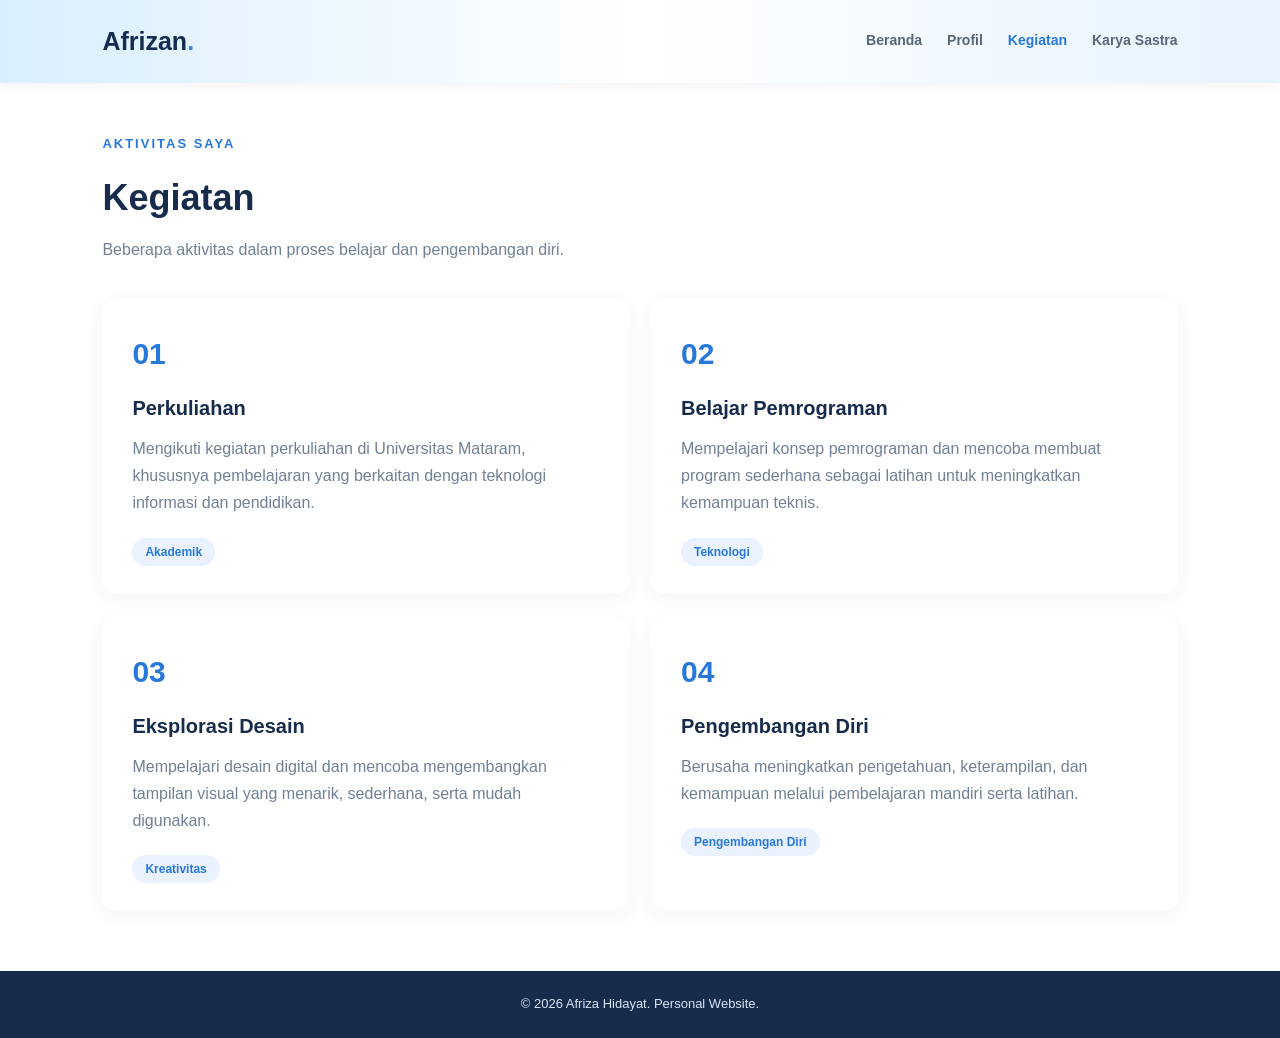
<file: kegiatan.html>
<!DOCTYPE html>
<html lang="id">
<head>
    <meta charset="UTF-8">
    <meta name="viewport" content="width=device-width, initial-scale=1.0">
    <title>Kegiatan | Personal Website</title>
    <link rel="stylesheet" href="style.css">
</head>
<body>

    <header class="navbar">
        <div class="logo">Afrizan<span>.</span></div>

        <nav>
            <a href="index.html">Beranda</a>
            <a href="profil.html">Profil</a>
            <a href="kegiatan.html" class="active">Kegiatan</a>
            <a href="puisi.html">Karya Sastra</a>
        </nav>
    </header>

    <main class="container">
        <section class="page-heading">
            <p class="label">AKTIVITAS SAYA</p>
            <h1>Kegiatan</h1>
            <p>Beberapa aktivitas dalam proses belajar dan pengembangan diri.</p>
        </section>

        <section class="activity-grid">

            <article class="activity-card">
                <div class="activity-number">01</div>
                <h2>Perkuliahan</h2>
                <p>
                    Mengikuti kegiatan perkuliahan di Universitas
                    Mataram, khususnya pembelajaran yang berkaitan
                    dengan teknologi informasi dan pendidikan.
                </p>
                <span class="category">Akademik</span>
            </article>

            <article class="activity-card">
                <div class="activity-number">02</div>
                <h2>Belajar Pemrograman</h2>
                <p>
                    Mempelajari konsep pemrograman dan mencoba
                    membuat program sederhana sebagai latihan
                    untuk meningkatkan kemampuan teknis.
                </p>
                <span class="category">Teknologi</span>
            </article>

            <article class="activity-card">
                <div class="activity-number">03</div>
                <h2>Eksplorasi Desain</h2>
                <p>
                    Mempelajari desain digital dan mencoba
                    mengembangkan tampilan visual yang menarik,
                    sederhana, serta mudah digunakan.
                </p>
                <span class="category">Kreativitas</span>
            </article>

            <article class="activity-card">
                <div class="activity-number">04</div>
                <h2>Pengembangan Diri</h2>
                <p>
                    Berusaha meningkatkan pengetahuan,
                    keterampilan, dan kemampuan melalui
                    pembelajaran mandiri serta latihan.
                </p>
                <span class="category">Pengembangan Diri</span>
            </article>

        </section>
    </main>

    <footer>
        <p>&copy; 2026 Afriza Hidayat. Personal Website.</p>
    </footer>

</body>
</html>
</file>
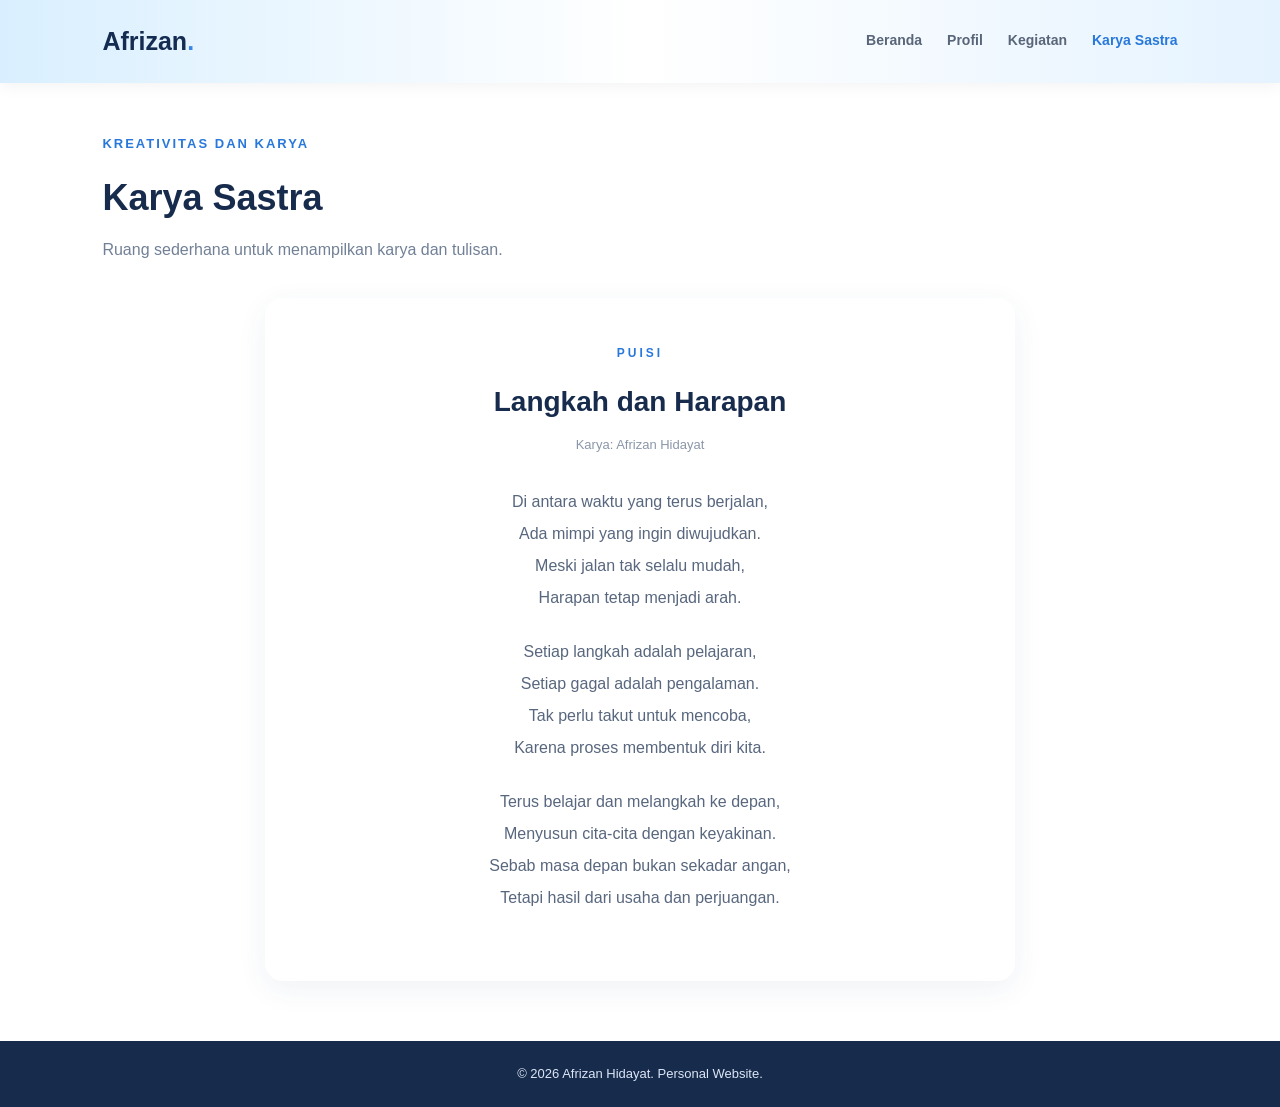
<file: puisi.html>
<!DOCTYPE html>
<html lang="id">
<head>
    <meta charset="UTF-8">
    <meta name="viewport" content="width=device-width, initial-scale=1.0">
    <title>Karya Sastra | Personal Website</title>
    <link rel="stylesheet" href="style.css">
</head>
<body>

    <header class="navbar">
        <div class="logo">Afrizan<span>.</span></div>

        <nav>
            <a href="index.html">Beranda</a>
            <a href="profil.html">Profil</a>
            <a href="kegiatan.html">Kegiatan</a>
            <a href="puisi.html" class="active">Karya Sastra</a>
        </nav>
    </header>

    <main class="container">
        <section class="page-heading">
            <p class="label">KREATIVITAS DAN KARYA</p>
            <h1>Karya Sastra</h1>
            <p>Ruang sederhana untuk menampilkan karya dan tulisan.</p>
        </section>

        <section class="poem-container">
            <div class="poem-label">PUISI</div>

            <h2>Langkah dan Harapan</h2>

            <p class="poem-author">
                Karya: Afrizan Hidayat
            </p>

            <div class="poem">
                <p>
                    Di antara waktu yang terus berjalan,<br>
                    Ada mimpi yang ingin diwujudkan.<br>
                    Meski jalan tak selalu mudah,<br>
                    Harapan tetap menjadi arah.
                </p>

                <p>
                    Setiap langkah adalah pelajaran,<br>
                    Setiap gagal adalah pengalaman.<br>
                    Tak perlu takut untuk mencoba,<br>
                    Karena proses membentuk diri kita.
                </p>

                <p>
                    Terus belajar dan melangkah ke depan,<br>
                    Menyusun cita-cita dengan keyakinan.<br>
                    Sebab masa depan bukan sekadar angan,<br>
                    Tetapi hasil dari usaha dan perjuangan.
                </p>
            </div>
        </section>
    </main>

    <footer>
        <p>&copy; 2026 Afrizan Hidayat. Personal Website.</p>
    </footer>

</body>
</html>
</file>
<file: style.css>
/* PENGATURAN DASAR */
* {
    margin: 0;
    padding: 0;
    box-sizing: border-box;
}

body {
    font-family: Arial, sans-serif;
    background: linear-gradient(
        135deg,
        #d9efff 0%,
        #edf7ff 45%,
        #ffffff 100%
    );
    background-attachment: fixed;
    color: #25324a;
    line-height: 1.7;
    min-height: 100vh;
}


.navbar {
    background: linear-gradient(
        90deg,
        #d9efff,
        #ffffff,
        #e5f3ff
    );
    padding: 20px 8%;
    display: flex;
    justify-content: space-between;
    align-items: center;
    box-shadow: 0 3px 15px rgba(0, 0, 0, 0.05);
    flex-wrap: wrap;
    gap: 15px;
}


.logo {
    font-size: 25px;
    font-weight: bold;
    color: #142b52;
}

.logo span {
    color: #3685e8;
}

nav {
    display: flex;
    gap: 25px;
    flex-wrap: wrap;
}

nav a {
    text-decoration: none;
    color: #596579;
    font-size: 14px;
    font-weight: bold;
    transition: 0.3s;
}

nav a:hover,
nav a.active {
    color: #2878db;
}

/* AREA UTAMA */
.container {
    width: 84%;
    max-width: 1150px;
    margin: 50px auto;
}

/* HALAMAN BERANDA */
.hero {
    display: flex;
    justify-content: space-between;
    align-items: center;
    gap: 50px;
    min-height: 430px;
}

.hero-text {
    flex: 1.5;
}

.label {
    color: #2878db;
    font-size: 13px;
    font-weight: bold;
    letter-spacing: 2px;
    margin-bottom: 12px;
}

.hero h1 {
    font-size: 42px;
    line-height: 1.25;
    color: #172b4d;
    margin-bottom: 12px;
}

.hero h1 span {
    color: #2878db;
}

.hero h2 {
    font-size: 20px;
    margin-bottom: 15px;
    color: #52647d;
}

.hero-text > p:not(.label) {
    color: #68758a;
    margin-bottom: 25px;
    max-width: 600px;
}


.btn {
    display: inline-block;
    background: linear-gradient(
        135deg,
        #65b7ff,
        #2878db
    );
    color: white;
    padding: 12px 25px;
    border-radius: 8px;
    text-decoration: none;
    font-weight: bold;
    transition: 0.3s;
}

.btn:hover {
    background: linear-gradient(
        135deg,
        #2878db,
        #155caf
    );
    transform: translateY(-2px);
}


.btn:hover {
    background: #155caf;
    transform: translateY(-2px);
}

/* KARTU IDENTITAS */
.hero-card {
    flex: 1;
    max-width: 310px;
    background: white;
    padding: 35px 25px;
    border-radius: 18px;
    text-align: center;
    box-shadow: 0 10px 35px rgba(30, 65, 110, 0.08);
}

.avatar {
    width: 105px;
    height: 105px;
    border-radius: 50%;
    object-fit: cover;
    object-position: center;
    display: block;
    margin: 0 auto 20px;
    border: 4px solid #ffffff;
    box-shadow: 0 5px 18px rgba(29, 109, 207, 0.25);
}

.avatar.large {
    width: 125px;
    height: 125px;
}


.avatar.large {
    width: 125px;
    height: 125px;
    font-size: 55px;
}


.hero-card h2 {
    font-size: 20px;
    color: #172b4d;
}

.hero-card p,
.hero-card span {
    font-size: 13px;
    color: #718096;
}

/* KONTEN BERANDA */
.content-section {
    background: white;
    padding: 30px;
    margin-top: 35px;
    border-radius: 14px;
    box-shadow: 0 5px 20px rgba(30, 65, 110, 0.05);
}

.content-section h2 {
    margin-bottom: 10px;
    color: #172b4d;
}

/* JUDUL HALAMAN */
.page-heading {
    margin-bottom: 35px;
}

.page-heading h1 {
    font-size: 36px;
    color: #172b4d;
    margin-bottom: 8px;
}

.page-heading > p:last-child {
    color: #718096;
}

/* HALAMAN PROFIL */
.profile-layout {
    display: grid;
    grid-template-columns: 0.8fr 1.7fr;
    gap: 25px;
}

.profile-card,
.content-card {
    background: white;
    padding: 30px;
    border-radius: 15px;
    box-shadow: 0 5px 20px rgba(30, 65, 110, 0.05);
}

.profile-card {
    text-align: center;
    height: fit-content;
}


/* FOTO PROFIL */
.avatar {
    width: 105px;
    height: 105px;
    border-radius: 50%;
    object-fit: cover;
    object-position: center;
    display: block;
    margin: 0 auto 20px;
    border: 4px solid #eaf2ff;
}

.avatar.large {
    width: 125px;
    height: 125px;
    font-size: 55px;
}


.profile-card h2 {
    font-size: 19px;
}

.profile-card p {
    color: #718096;
}

.content-card h2 {
    color: #172b4d;
    margin-bottom: 18px;
}

.info-row {
    display: flex;
    justify-content: space-between;
    gap: 15px;
    padding: 12px 0;
    border-bottom: 1px solid #edf0f5;
}

.info-row strong {
    color: #34445d;
}

.info-row span {
    color: #718096;
    text-align: right;
}

.sub-heading {
    margin-top: 25px;
}

.content-card > p {
    color: #68758a;
}

.interest-list {
    display: flex;
    flex-wrap: wrap;
    gap: 10px;
}

.interest-list span,
.category {
    background: #eaf2ff;
    color: #2878db;
    padding: 7px 13px;
    border-radius: 20px;
    font-size: 12px;
    font-weight: bold;
}

/* HALAMAN KEGIATAN */
.activity-grid {
    display: grid;
    grid-template-columns: repeat(2, 1fr);
    gap: 22px;
}

.activity-card {
    background: white;
    padding: 30px;
    border-radius: 15px;
    box-shadow: 0 5px 20px rgba(30, 65, 110, 0.05);
    transition: 0.3s;
}

.activity-card:hover {
    transform: translateY(-5px);
}

.activity-number {
    font-size: 30px;
    color: #2878db;
    font-weight: bold;
    margin-bottom: 12px;
}

.activity-card h2 {
    font-size: 20px;
    color: #172b4d;
    margin-bottom: 10px;
}

.activity-card p {
    color: #718096;
    margin-bottom: 20px;
}

/* HALAMAN KARYA SASTRA */
.poem-container {
    max-width: 750px;
    margin: 0 auto;
    background: white;
    padding: 45px;
    border-radius: 18px;
    box-shadow: 0 8px 30px rgba(30, 65, 110, 0.07);
    text-align: center;
}

.poem-label {
    color: #2878db;
    font-size: 12px;
    letter-spacing: 3px;
    font-weight: bold;
    margin-bottom: 15px;
}

.poem-container h2 {
    color: #172b4d;
    font-size: 28px;
}

.poem-author {
    color: #8a96a8;
    font-size: 13px;
    margin: 8px 0 30px;
}

.poem {
    color: #58677e;
    font-size: 16px;
    line-height: 2;
}

.poem p {
    margin-bottom: 22px;
}

/* BAGIAN FOOTER */
footer {
    background: #172b4d;
    color: #dce6f5;
    text-align: center;
    padding: 22px;
    margin-top: 60px;
    font-size: 13px;
}

/* RESPONSIVE UNTUK HP DAN TABLET */
@media (max-width: 768px) {
    .navbar {
        padding: 18px 5%;
        flex-direction: column;
    }

    nav {
        justify-content: center;
        gap: 15px;
    }

    .container {
        width: 90%;
        margin: 35px auto;
    }

    .hero {
        flex-direction: column;
        align-items: stretch;
    }

    .hero h1 {
        font-size: 32px;
    }

    .hero-card {
        max-width: none;
    }

    .profile-layout,
    .activity-grid {
        grid-template-columns: 1fr;
    }

    .info-row {
        flex-direction: column;
        gap: 3px;
    }

    .info-row span {
        text-align: left;
    }

    .poem-container {
        padding: 25px 18px;
    }
}

/* VIDEO BACKGROUND */
.video-background {
    position: fixed;
    top: 0;
    left: 0;
    width: 100%;
    height: 100vh;
    overflow: hidden;
    z-index: -2;
}

.video-background video {
    width: 100%;
    height: 100%;
    object-fit: cover;
}

/* LAPISAN TRANSPARAN */
.background-overlay {
    position: fixed;
    top: 0;
    left: 0;
    width: 100%;
    height: 100vh;
    background: linear-gradient(
        135deg,
        rgba(15, 65, 110, 0.45),
        rgba(30, 130, 190, 0.25),
        rgba(10, 45, 85, 0.50)
    );
    z-index: -1;
    pointer-events: none;
}

/* KONTEN WEBSITE DI ATAS VIDEO */
body {
    position: relative;
    background: transparent;
}

header,
main,
section,
footer,
nav {
    position: relative;
}
.hero p {
    color: rgb(216, 228, 243) !important;
}

/* =================================
   ANIMASI KOTAK IDENTITAS BERANDA
   ================================= */

.hero-card {
    position: relative;
    border: 1px solid rgba(238, 239, 240, 0.822);

    /* Efek kaca transparan */
    background: rgba(255, 255, 255, 0.82);
    backdrop-filter: blur(14px);
    -webkit-backdrop-filter: blur(14px);

    /* Efek timbul */
    box-shadow:
        0 15px 35px rgba(0, 35, 80, 0.25),
        0 5px 12px rgba(0, 35, 80, 0.12);

    /* Animasi */
    animation:
        heroAppear 1s ease-out both,
        heroFloat 4s ease-in-out 1s infinite;

    transition: box-shadow 0.4s ease;
}

/* Efek muncul pertama kali */
@keyframes heroAppear {
    from {
        opacity: 0;
        transform: translateY(45px) scale(0.92);
    }

    to {
        opacity: 1;
        transform: translateY(0) scale(1);
    }
}

/* Efek melayang */
@keyframes heroFloat {
    0%, 100% {
        transform: translateY(0);
    }

    50% {
        transform: translateY(-10px);
    }
}

/* Efek ketika kursor diarahkan */
.hero-card:hover {
    animation-play-state: paused;

    box-shadow:
        0 25px 50px rgba(0, 35, 80, 0.35),
        0 10px 20px rgba(0, 35, 80, 0.2);
}
</file>
